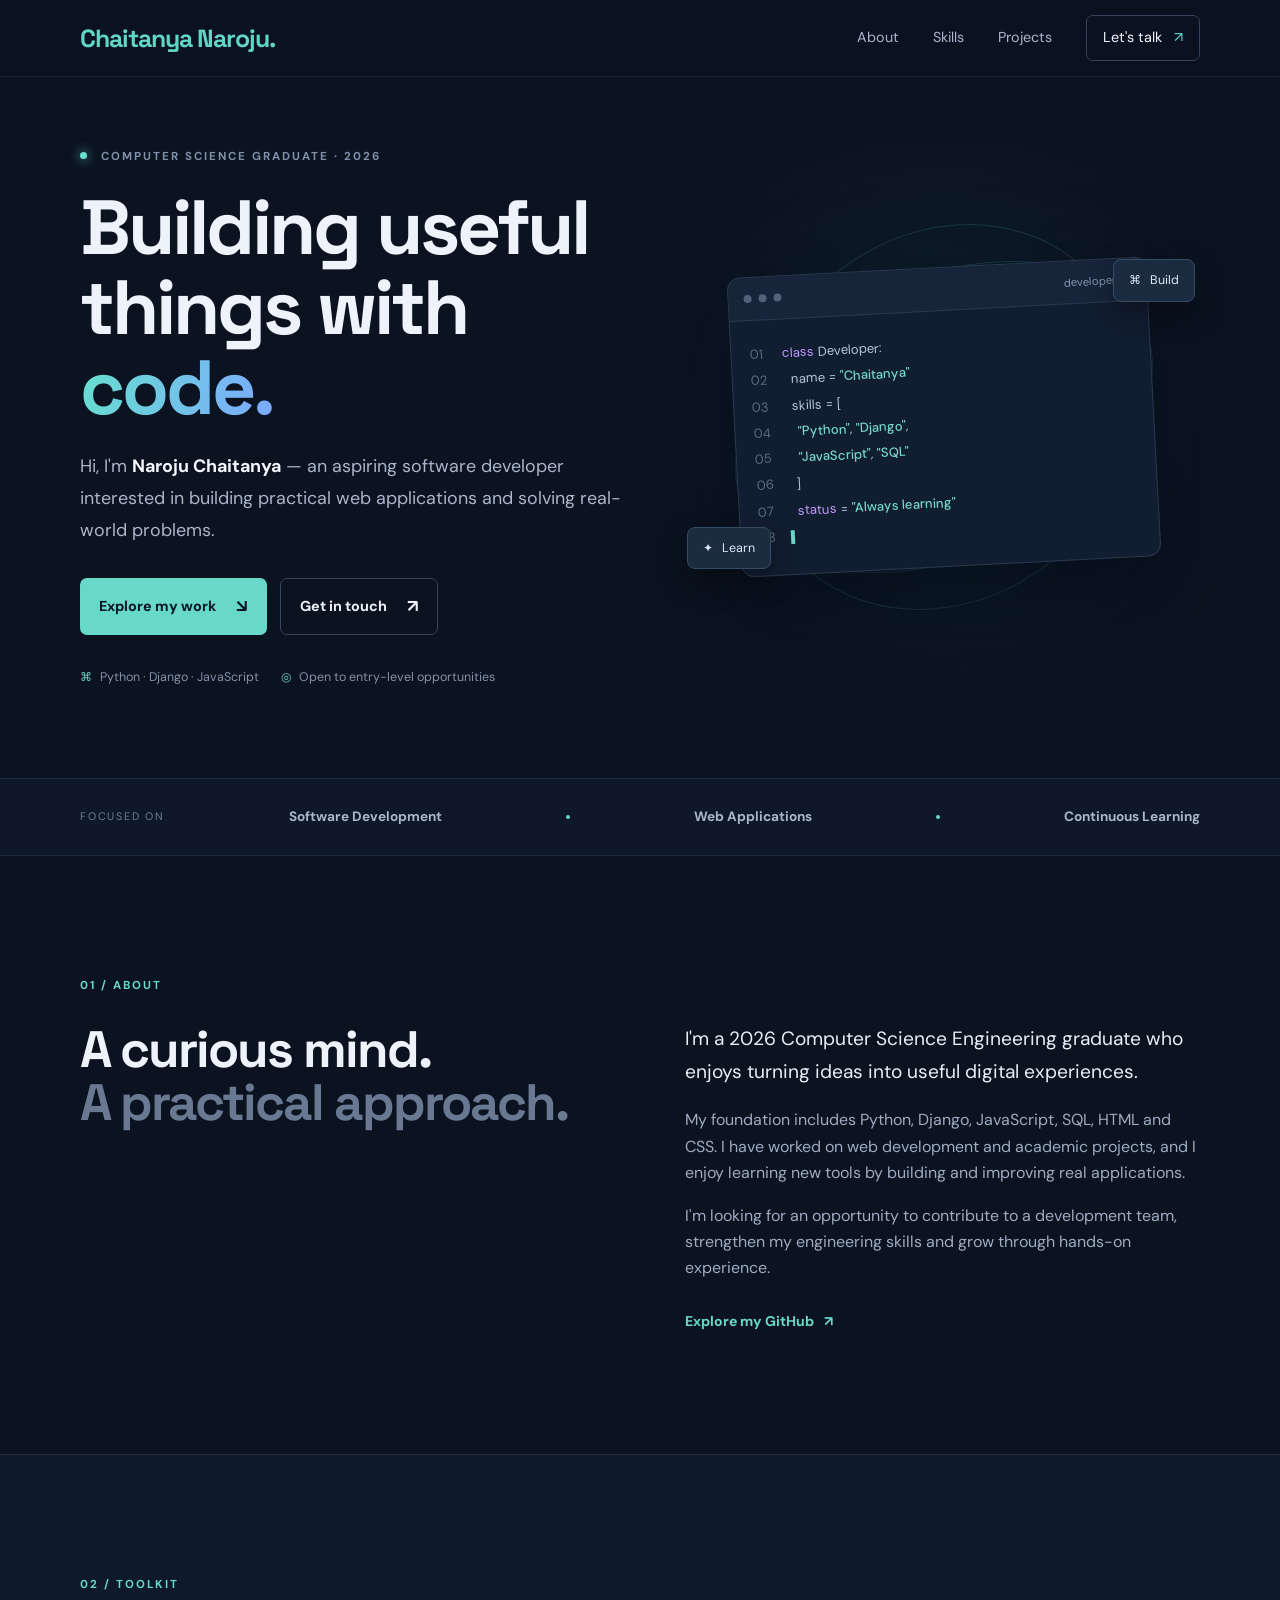
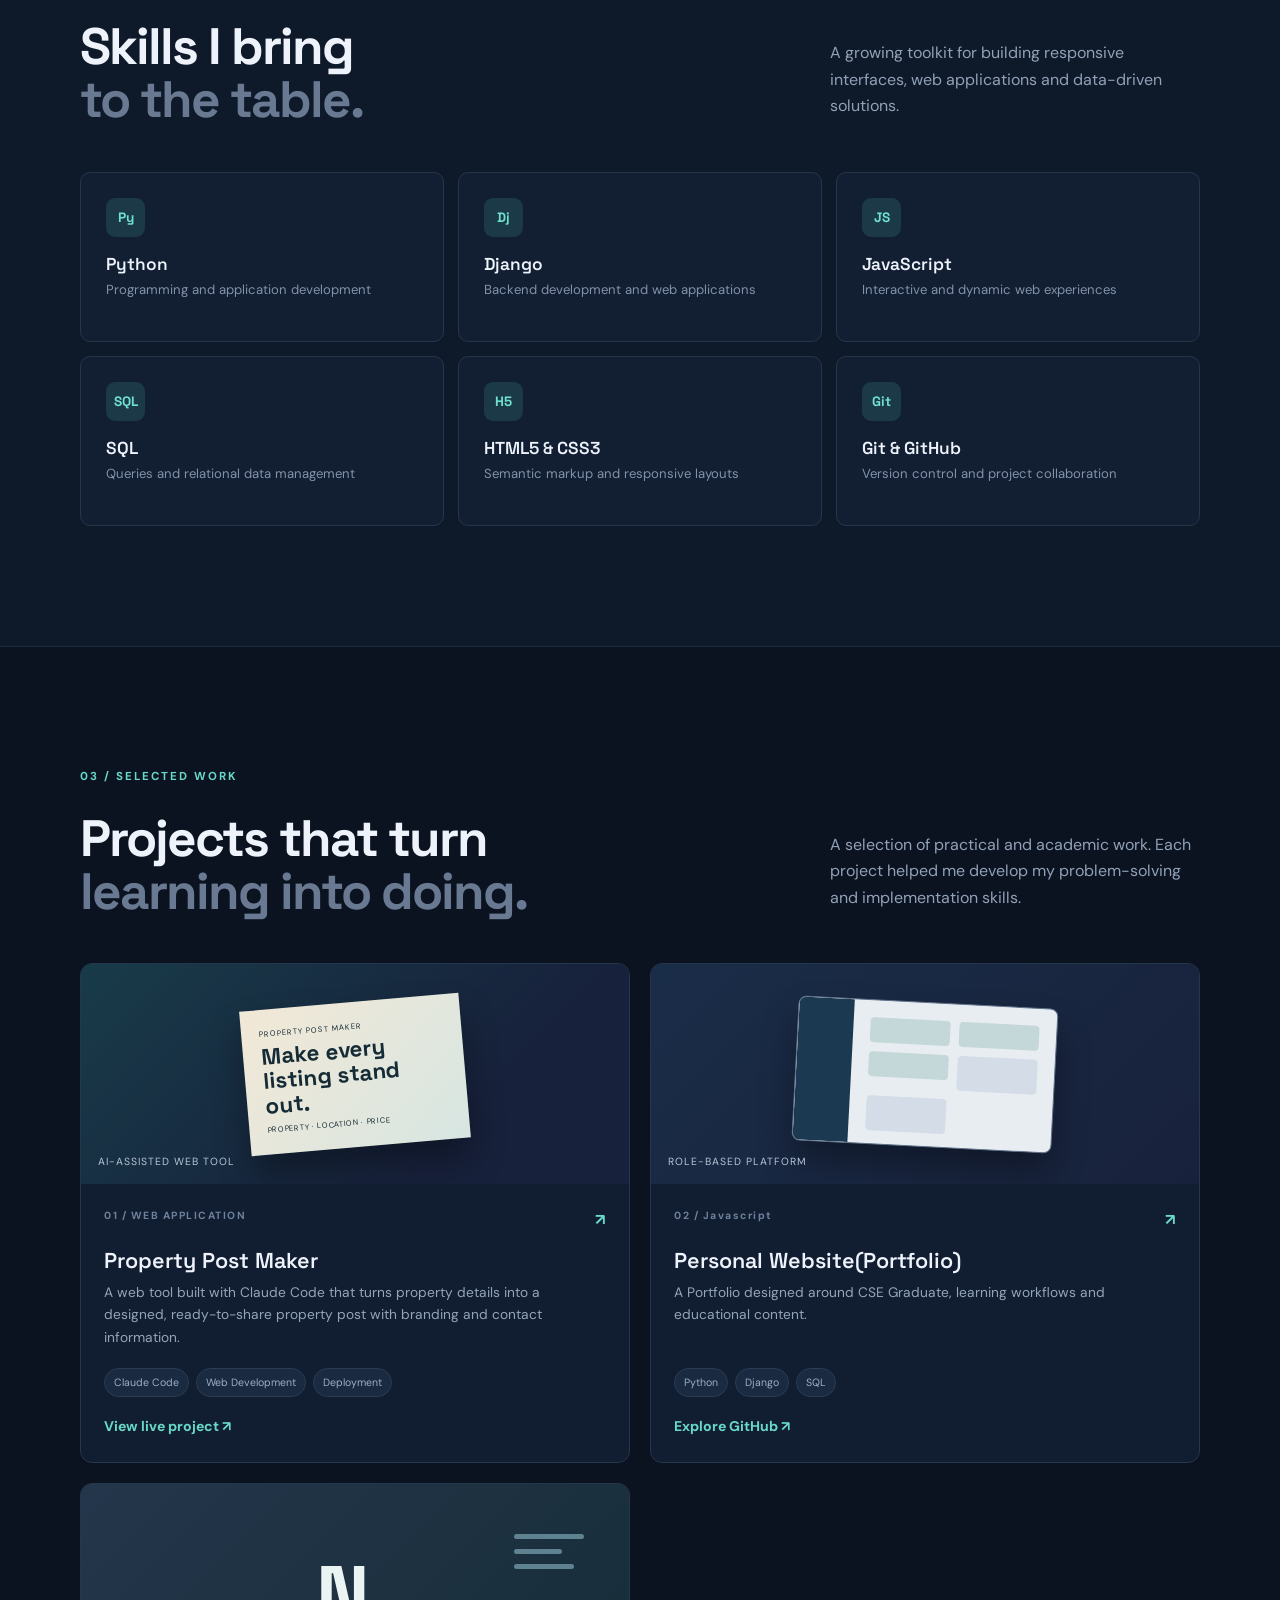
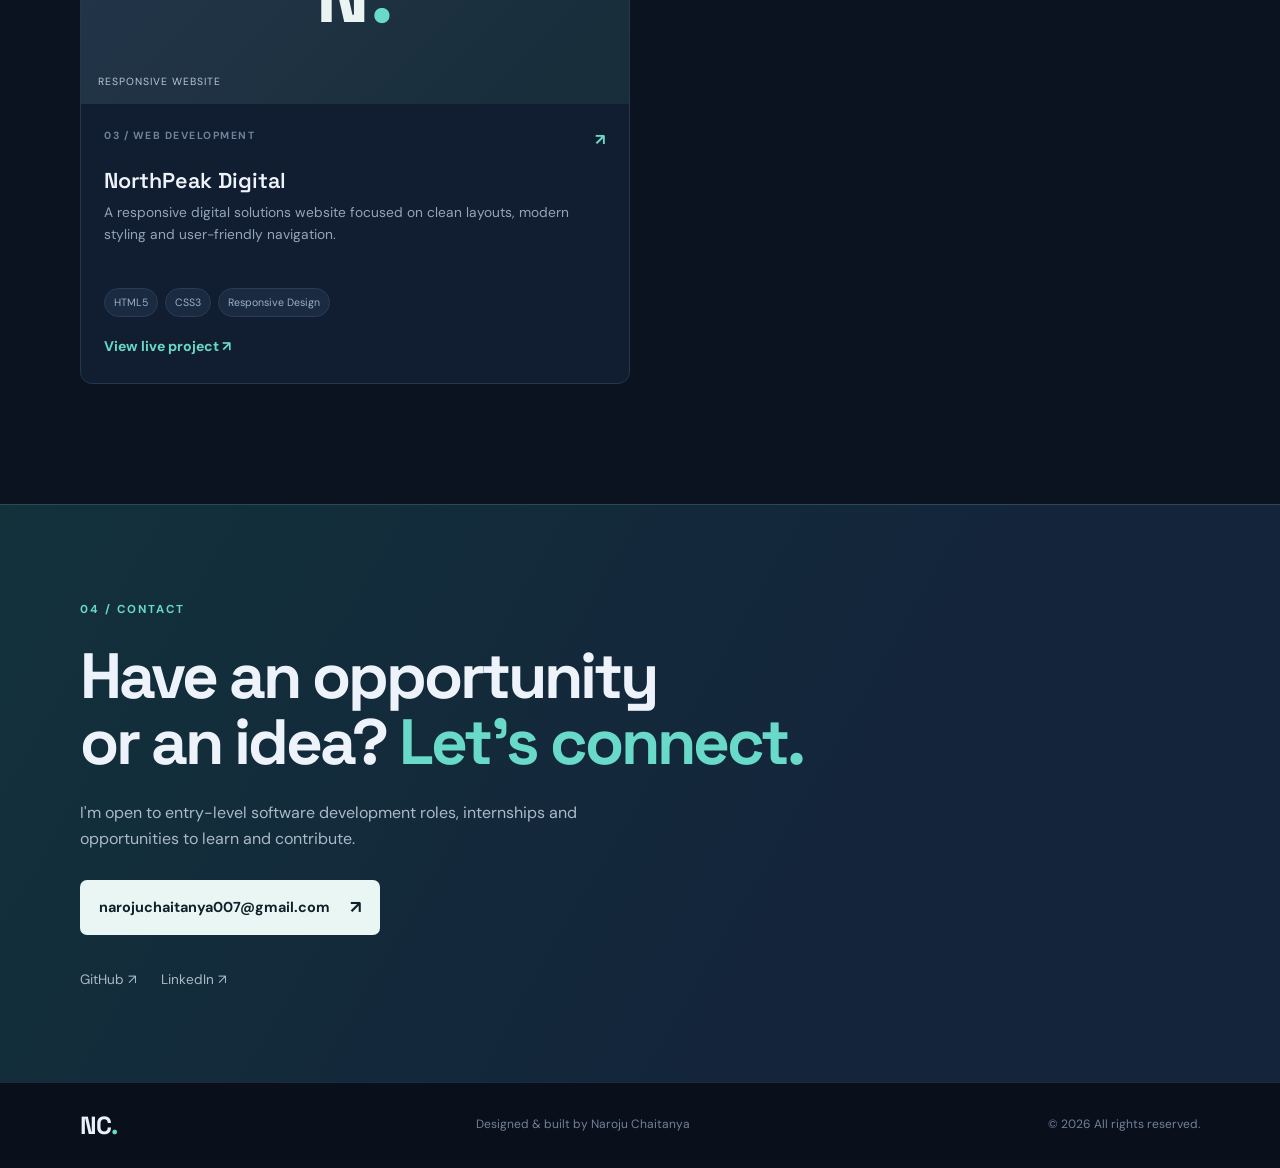
<file: index.html>
<!DOCTYPE html>
<html lang="en">
<head>
  <meta charset="UTF-8" />
  <meta name="viewport" content="width=device-width, initial-scale=1.0" />
  <meta name="description" content="Portfolio of Naroju Chaitanya, Computer Science graduate and aspiring software developer skilled in Python, Django, JavaScript and SQL." />
  <meta name="theme-color" content="#0b1220" />
  <title>Naroju Chaitanya | Software Developer</title>
  <link rel="preconnect" href="https://fonts.googleapis.com">
  <link rel="preconnect" href="https://fonts.gstatic.com" crossorigin>
  <link href="https://fonts.googleapis.com/css2?family=DM+Sans:wght@400;500;600;700&family=Space+Grotesk:wght@400;500;600;700&display=swap" rel="stylesheet">
  <link rel="stylesheet" href="styles.css" />
</head>
<body>
  <header class="site-header">
    <nav class="nav container" aria-label="Main navigation">
      <a class="brand" href="#home"><span>Chaitanya Naroju.</span></a>
      <button class="menu-toggle" aria-label="Toggle navigation" aria-expanded="false">☰</button>
      <div class="nav-links">
        <a href="#about">About</a><a href="#skills">Skills</a><a href="#projects">Projects</a><a href="#contact" class="nav-cta">Let's talk <span>↗</span></a>
      </div>
    </nav>
  </header>

  <main>
    <section class="hero container" id="home">
      <div class="hero-copy">
        <div class="eyebrow"><span class="status-dot"></span> COMPUTER SCIENCE GRADUATE · 2026</div>
        <h1>Building useful<br>things with <span class="gradient-text">code.</span></h1>
        <p class="hero-lead">Hi, I'm <strong>Naroju Chaitanya</strong> — an aspiring software developer interested in building practical web applications and solving real-world problems.</p>
        <div class="hero-actions">
          <a class="button button-primary" href="#projects">Explore my work <span>↘</span></a>
          <a class="button button-secondary" href="mailto:narojuchaitanya007@gmail.com">Get in touch <span>↗</span></a>
        </div>
        <div class="hero-meta">
          <span><i>⌘</i> Python · Django · JavaScript</span>
          <span><i>◎</i> Open to entry-level opportunities</span>
        </div>
      </div>
      <div class="hero-art" aria-label="Abstract developer illustration">
        <div class="orbit orbit-one"></div><div class="orbit orbit-two"></div>
        <div class="code-card">
          <div class="code-top"><span></span><span></span><span></span><small>developer.py</small></div>
          <div class="code-body">
            <p><b>01</b> <em>class</em> Developer:</p>
            <p><b>02</b> &nbsp; name = <strong>"Chaitanya"</strong></p>
            <p><b>03</b> &nbsp; skills = [</p>
            <p><b>04</b> &nbsp;&nbsp; <strong>"Python"</strong>, <strong>"Django"</strong>,</p>
            <p><b>05</b> &nbsp;&nbsp; <strong>"JavaScript"</strong>, <strong>"SQL"</strong></p>
            <p><b>06</b> &nbsp; ]</p>
            <p><b>07</b> &nbsp; <em>status</em> = <strong>"Always learning"</strong></p>
            <p><b>08</b> <span class="cursor">▌</span></p>
          </div>
        </div>
        <div class="floating-chip chip-one">⌘ &nbsp; Build</div>
        <div class="floating-chip chip-two">✦ &nbsp; Learn</div>
        <div class="hero-glow"></div>
      </div>
    </section>

    <section class="quick-strip">
      <div class="container strip-inner"><span>FOCUSED ON</span><b>Software Development</b><i></i><b>Web Applications</b><i></i><b>Continuous Learning</b></div>
    </section>

    <section class="section container" id="about">
      <div class="section-kicker">01 / ABOUT</div>
      <div class="section-grid">
        <div><h2>A curious mind.<br><span class="muted-heading">A practical approach.</span></h2></div>
        <div class="about-copy">
          <p class="large-copy">I'm a 2026 Computer Science Engineering graduate who enjoys turning ideas into useful digital experiences.</p>
          <p>My foundation includes Python, Django, JavaScript, SQL, HTML and CSS. I have worked on web development and academic projects, and I enjoy learning new tools by building and improving real applications.</p>
          <p>I'm looking for an opportunity to contribute to a development team, strengthen my engineering skills and grow through hands-on experience.</p>
          <a class="text-link" href="https://github.com/Chaithu077-Git" target="_blank" rel="noreferrer">Explore my GitHub <span>↗</span></a>
        </div>
      </div>
    </section>

    <section class="section skills-section" id="skills">
      <div class="container">
        <div class="section-kicker">02 / TOOLKIT</div>
        <div class="section-heading-row"><h2>Skills I bring<br><span class="muted-heading">to the table.</span></h2><p>A growing toolkit for building responsive interfaces, web applications and data-driven solutions.</p></div>
        <div class="skill-grid">
          <article class="skill-card"><span class="skill-icon">Py</span><h3>Python</h3><p>Programming and application development</p></article>
          <article class="skill-card"><span class="skill-icon">Dj</span><h3>Django</h3><p>Backend development and web applications</p></article>
          <article class="skill-card"><span class="skill-icon">JS</span><h3>JavaScript</h3><p>Interactive and dynamic web experiences</p></article>
          <article class="skill-card"><span class="skill-icon">SQL</span><h3>SQL</h3><p>Queries and relational data management</p></article>
          <article class="skill-card"><span class="skill-icon">H5</span><h3>HTML5 & CSS3</h3><p>Semantic markup and responsive layouts</p></article>
          <article class="skill-card"><span class="skill-icon">Git</span><h3>Git & GitHub</h3><p>Version control and project collaboration</p></article>
        </div>
      </div>
    </section>

    <section class="section container" id="projects">
      <div class="section-kicker">03 / SELECTED WORK</div>
      <div class="section-heading-row"><h2>Projects that turn<br><span class="muted-heading">learning into doing.</span></h2><p>A selection of practical and academic work. Each project helped me develop my problem-solving and implementation skills.</p></div>
      <div class="project-grid">
        <article class="project-card project-featured">
          <div class="project-visual visual-poster"><div class="poster-mini"><small>PROPERTY POST MAKER</small><strong>Make every<br>listing stand out.</strong><span>PROPERTY · LOCATION · PRICE</span></div><span class="visual-label">AI-assisted web tool</span></div>
          <div class="project-info"><div class="project-topline"><span>01 / WEB APPLICATION</span><span class="project-arrow">↗</span></div><h3>Property Post Maker</h3><p>A web tool built with Claude Code that turns property details into a designed, ready-to-share property post with branding and contact information.</p><div class="tags"><span>Claude Code</span><span>Web Development</span><span>Deployment</span></div><a class="project-link" href="https://aquamarine-praline-b3ae2c.netlify.app/" target="_blank" rel="noreferrer">View live project ↗</a></div>
        </article>
        <article class="project-card">
          <div class="project-visual visual-lms"><div class="lms-window"><div class="lms-sidebar"></div><div class="lms-content"><i></i><i></i><i></i><b></b><b></b></div></div><span class="visual-label">Role-based platform</span></div>
          <div class="project-info"><div class="project-topline"><span>02 / Javascript</span><span class="project-arrow">↗</span></div><h3>Personal Website(Portfolio)</h3><p>A Portfolio designed around CSE Graduate, learning workflows and educational content.</p><div class="tags"><span>Python</span><span>Django</span><span>SQL</span></div><a class="project-link" href="https://chaithu077-git.github.io/Portfolio_Chaithu/" target="_blank" rel="noreferrer">Explore GitHub ↗</a></div>
        </article>
        <article class="project-card">
          <div class="project-visual visual-north"><div class="north-logo">N<span>.</span></div><div class="north-lines"><i></i><i></i><i></i></div><span class="visual-label">Responsive website</span></div>
          <div class="project-info"><div class="project-topline"><span>03 / WEB DEVELOPMENT</span><span class="project-arrow">↗</span></div><h3>NorthPeak Digital</h3><p>A responsive digital solutions website focused on clean layouts, modern styling and user-friendly navigation.</p><div class="tags"><span>HTML5</span><span>CSS3</span><span>Responsive Design</span></div><a class="project-link" href="https://chaithu077-git.github.io/NorthPeak-Digital/" target="_blank" rel="noreferrer">View live project ↗</a></div>
        </article>
        
      </div>
    </section>

    <section class="contact-section" id="contact">
      <div class="container contact-inner">
        <div class="section-kicker">04 / CONTACT</div>
        <h2>Have an opportunity<br>or an idea? <span>Let's connect.</span></h2>
        <p>I'm open to entry-level software development roles, internships and opportunities to learn and contribute.</p>
        <a class="button button-light" href="mailto:narojuchaitanya007@gmail.com">narojuchaitanya007@gmail.com <span>↗</span></a>
        <div class="social-links"><a href="https://github.com/Chaithu077-Git" target="_blank" rel="noreferrer">GitHub ↗</a><a href="https://www.linkedin.com/in/chaitanya-naroju/" target="_blank" rel="noreferrer">LinkedIn ↗</a></div>
      </div>
    </section>
  </main>

  <footer class="footer"><div class="container footer-inner"><a class="brand" href="#home">NC<span>.</span></a><span>Designed & built by Naroju Chaitanya</span><span>© <span id="year"></span> All rights reserved.</span></div></footer>
  <script src="script.js"></script>
</body>
</html>
</file>
<file: styles.css>
*{box-sizing:border-box}html{scroll-behavior:smooth;scroll-padding-top:90px}body{margin:0;background:#0b1220;color:#eef3fb;font-family:"DM Sans",sans-serif;line-height:1.65}a{color:inherit;text-decoration:none}.container{width:min(1120px,calc(100% - 48px));margin:auto}.site-header{position:sticky;top:0;z-index:20;background:rgba(11,18,32,.88);backdrop-filter:blur(16px);border-bottom:1px solid rgba(255,255,255,.07)}.nav{height:76px;display:flex;align-items:center;justify-content:space-between}.brand{font:700 1.55rem "Space Grotesk";letter-spacing:-1px}.brand span{color:#62d6c5}.nav-links{display:flex;align-items:center;gap:34px;color:#aab6c9;font-size:.9rem}.nav-links a:hover,.social-links a:hover{color:#69dfcf}.nav-cta{border:1px solid #33445b;padding:10px 16px;border-radius:7px;color:#f4f7fc!important}.nav-cta span{color:#69dfcf;margin-left:8px}.menu-toggle{display:none;background:none;border:0;color:white;font-size:1.5rem}.hero{min-height:650px;display:grid;grid-template-columns:1.05fr .95fr;align-items:center;gap:40px;padding-top:70px;padding-bottom:90px}.eyebrow,.section-kicker{font-size:.72rem;letter-spacing:2px;font-weight:700;color:#7f91aa}.status-dot{display:inline-block;width:7px;height:7px;border-radius:50%;background:#69dfcf;margin:0 9px 1px 0;box-shadow:0 0 12px #69dfcf}.hero h1,.section h2,.contact-section h2{font:700 clamp(3.2rem,6vw,5.4rem)/1.04 "Space Grotesk";letter-spacing:-3px;margin:22px 0}.gradient-text{background:linear-gradient(100deg,#67dfce,#7ca9ff);-webkit-background-clip:text;background-clip:text;color:transparent}.hero-lead{max-width:570px;color:#aab6c9;font-size:1.12rem;line-height:1.8}.hero-lead strong{color:#f3f6fc}.hero-actions{display:flex;gap:13px;margin:32px 0}.button{display:inline-flex;align-items:center;gap:20px;padding:13px 19px;border-radius:7px;font-weight:700;font-size:.9rem;transition:.2s}.button:hover{transform:translateY(-3px)}.button-primary{background:#68d9c9;color:#081522}.button-secondary{border:1px solid #35465e;color:#eef3fb}.button span{font-size:1.1rem}.hero-meta{display:flex;gap:22px;flex-wrap:wrap;color:#8392a8;font-size:.78rem}.hero-meta i{font-style:normal;color:#68d9c9;margin-right:5px}.hero-art{height:420px;position:relative;display:grid;place-items:center}.hero-glow{position:absolute;width:290px;height:290px;background:#2c8f9b;filter:blur(100px);opacity:.2;z-index:-1}.orbit{position:absolute;border:1px solid rgba(107,220,207,.17);border-radius:50%;transform:rotate(-24deg)}.orbit-one{width:440px;height:280px}.orbit-two{width:360px;height:410px;transform:rotate(45deg)}.code-card{width:min(420px,100%);background:#111d30;border:1px solid #2a3a50;border-radius:13px;box-shadow:0 28px 90px #02071199;overflow:hidden;transform:rotate(-3deg);z-index:1}.code-top{height:43px;background:#17243a;border-bottom:1px solid #29394f;display:flex;align-items:center;gap:7px;padding:0 15px}.code-top>span{width:8px;height:8px;border-radius:50%;background:#51627b}.code-top small{margin-left:auto;color:#8495ad;font-size:.7rem}.code-body{padding:21px 18px 24px;font: .82rem/2 "DM Sans",monospace;color:#b9c7d9}.code-body p{margin:0;white-space:nowrap}.code-body b{display:inline-block;width:28px;color:#596c85;font-weight:400}.code-body em{color:#c39aff;font-style:normal}.code-body strong{color:#75d9c9;font-weight:500}.cursor{color:#68d9c9}.floating-chip{position:absolute;z-index:2;padding:10px 15px;background:#1b2b40;border:1px solid #354c63;border-radius:8px;color:#dce8f5;font-size:.78rem;box-shadow:0 12px 30px #0005}.chip-one{top:52px;right:5px}.chip-two{bottom:58px;left:0}.quick-strip{border-block:1px solid #1c2a3d;background:#0e1828}.strip-inner{min-height:76px;display:flex;align-items:center;justify-content:space-between;gap:20px;flex-wrap:wrap;color:#aab6c9;font-size:.85rem}.strip-inner span{font-size:.68rem;letter-spacing:1.8px;color:#6d8099}.strip-inner i{height:4px;width:4px;background:#68d9c9;border-radius:50%}.section{padding-top:120px;padding-bottom:120px}.section-kicker{color:#68d9c9}.section-grid{display:grid;grid-template-columns:1fr 1fr;gap:90px;margin-top:28px}.section h2{font-size:clamp(2.6rem,4vw,3.8rem);letter-spacing:-2px;margin:0}.muted-heading{color:#687991}.about-copy{max-width:540px;color:#9eacc0}.large-copy{font-size:1.2rem;color:#e8eef8;line-height:1.7;margin-top:0}.text-link,.project-link{display:inline-flex;gap:10px;color:#68d9c9;font-weight:700;font-size:.88rem;margin-top:12px}.skills-section{background:#0e1929;border-block:1px solid #1d2b3d}.section-heading-row{display:flex;justify-content:space-between;align-items:end;gap:35px;margin:26px 0 45px}.section-heading-row>p{max-width:370px;color:#91a1b7;margin:0 0 7px}.skill-grid{display:grid;grid-template-columns:repeat(3,1fr);gap:14px}.skill-card{padding:25px;background:#121f32;border:1px solid #25364c;border-radius:10px;min-height:170px;transition:.2s}.skill-card:hover,.project-card:hover{transform:translateY(-5px);border-color:#477c83}.skill-icon{display:grid;place-items:center;width:39px;height:39px;border-radius:9px;background:#1b3946;color:#70e0d0;font:700 .85rem "Space Grotesk"}.skill-card h3{font:600 1.08rem "Space Grotesk";margin:16px 0 4px}.skill-card p{color:#8292a9;font-size:.82rem;margin:0}.project-grid{display:grid;grid-template-columns:repeat(2,1fr);gap:20px}.project-card{background:#111d30;border:1px solid #26364b;border-radius:12px;overflow:hidden;transition:.25s}.project-visual{height:220px;position:relative;display:grid;place-items:center;overflow:hidden}.visual-poster{background:linear-gradient(135deg,#183b49,#17213b 70%)}.poster-mini{width:220px;height:145px;background:linear-gradient(135deg,#f2e8d6,#d7e6e2);color:#152b36;padding:18px;display:flex;flex-direction:column;justify-content:space-between;transform:rotate(-5deg);box-shadow:0 20px 35px #0005}.poster-mini small{font-size:.48rem;letter-spacing:1px}.poster-mini strong{font:700 1.4rem/1.1 "Space Grotesk"}.poster-mini span{font-size:.48rem;letter-spacing:.7px}.visual-lms{background:linear-gradient(135deg,#1a2d48,#18213b)}.lms-window{width:260px;height:145px;border:1px solid #60728b;border-radius:8px;background:#e8edf2;display:flex;overflow:hidden;transform:rotate(3deg);box-shadow:0 20px 35px #0005}.lms-sidebar{width:55px;background:#1b3950}.lms-content{padding:17px;flex:1;display:grid;grid-template-columns:1fr 1fr;gap:9px}.lms-content i{height:25px;background:#c4d8d9;border-radius:4px}.lms-content b{height:35px;background:#d4dce7;border-radius:4px}.visual-north{background:linear-gradient(135deg,#24364b,#172d39)}.north-logo{font:700 5rem "Space Grotesk";color:#eaf4f3}.north-logo span{color:#69d9c9}.north-lines{position:absolute;right:45px;top:50px;display:grid;gap:10px}.north-lines i{display:block;width:70px;height:5px;border-radius:5px;background:#5e8290}.north-lines i:nth-child(2){width:48px}.north-lines i:nth-child(3){width:60px}.visual-ml{background:linear-gradient(135deg,#1a3446,#202644)}.chart-bars{height:110px;display:flex;align-items:end;gap:12px}.chart-bars i{width:24px;border-radius:5px 5px 0 0;background:linear-gradient(#6fe0d0,#3d8194)}.chart-bars i:nth-child(1){height:40%}.chart-bars i:nth-child(2){height:68%}.chart-bars i:nth-child(3){height:53%}.chart-bars i:nth-child(4){height:92%}.chart-bars i:nth-child(5){height:75%}.visual-label{position:absolute;bottom:14px;left:17px;color:#b7c6d6;font-size:.65rem;letter-spacing:1px;text-transform:uppercase}.project-info{padding:23px}.project-topline{display:flex;justify-content:space-between;color:#6f829b;font-size:.65rem;letter-spacing:1.5px;font-weight:700}.project-arrow{color:#69d9c9;font-size:1rem}.project-info h3{font:600 1.35rem "Space Grotesk";margin:13px 0 7px}.project-info p{color:#95a5b9;font-size:.86rem;min-height:70px;margin:0}.tags{display:flex;gap:7px;flex-wrap:wrap;margin-top:17px}.tags span{font-size:.66rem;color:#9cb0c5;background:#1a2a40;border:1px solid #2a3d54;padding:5px 9px;border-radius:20px}.project-link{margin-top:18px}.contact-section{background:linear-gradient(120deg,#12313b,#14243b 70%);border-top:1px solid #2a4a55}.contact-inner{padding-top:95px;padding-bottom:90px}.contact-section h2{font-size:clamp(2.8rem,5vw,4.5rem);margin:24px 0}.contact-section h2 span{color:#69d9c9}.contact-section p{color:#aab9c9;max-width:530px;margin-bottom:28px}.button-light{background:#eaf6f3;color:#10212c}.social-links{display:flex;gap:24px;margin-top:34px;color:#aab9c9;font-size:.85rem}.footer{background:#09101c;border-top:1px solid #1c2a3d}.footer-inner{min-height:85px;display:flex;align-items:center;justify-content:space-between;gap:20px;color:#718198;font-size:.75rem}.footer .brand{color:#eaf1fa}.footer .brand span{color:#69d9c9}
@media(max-width:800px){.hero{grid-template-columns:1fr;padding-top:85px;gap:15px}.hero-art{height:350px}.section-grid{grid-template-columns:1fr;gap:25px}.section-heading-row{display:block}.section-heading-row>p{margin-top:20px}.skill-grid{grid-template-columns:repeat(2,1fr)}.strip-inner{justify-content:flex-start;padding:18px 0}.strip-inner span{width:100%}}
@media(max-width:560px){.container{width:min(100% - 34px,1120px)}.nav{height:66px}.menu-toggle{display:block}.nav-links{display:none;position:absolute;top:66px;left:0;right:0;padding:20px 24px 25px;background:#101b2c;border-bottom:1px solid #2b3a50;flex-direction:column;align-items:flex-start;gap:18px}.nav-links.open{display:flex}.hero{min-height:auto;padding-top:70px;padding-bottom:65px}.hero h1{font-size:3.45rem;letter-spacing:-2.5px}.hero-lead{font-size:1rem}.hero-actions{flex-wrap:wrap}.hero-art{height:300px}.code-card{width:95%}.code-body{font-size:.68rem}.orbit-one{width:320px;height:220px}.orbit-two{width:270px;height:300px}.chip-one{right:-3px;top:25px}.chip-two{bottom:25px}.section{padding-top:80px;padding-bottom:80px}.section h2{font-size:2.65rem}.skill-grid,.project-grid{grid-template-columns:1fr}.project-info p{min-height:0}.project-visual{height:195px}.contact-inner{padding-top:75px;padding-bottom:70px}.contact-section h2{font-size:2.9rem;letter-spacing:-2px}.footer-inner{padding:20px 0;flex-wrap:wrap}.footer-inner span:nth-child(2){order:3;width:100%}}
</file>
